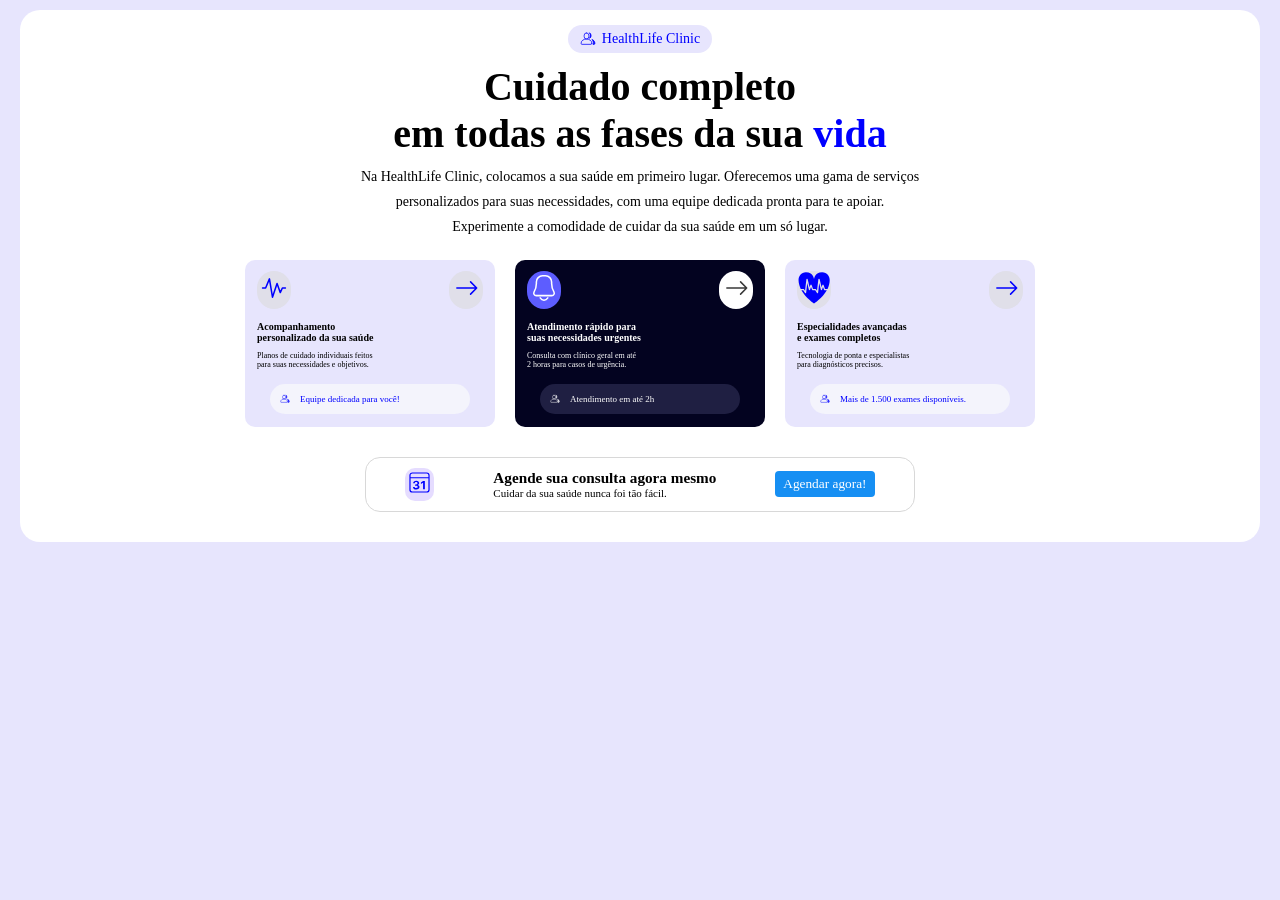
<file: Projeto01-Nivel-1/index.html>
<!DOCTYPE html>
<html lang="en">
<head>
    <meta charset="UTF-8">
    <meta name="viewport" content="width=device-width, initial-scale=1.0">
    <link rel="stylesheet" href="style.css">
    <title>Projeto 01 - Nivel 1</title>
</head>
<body>
 <div class="hero">
    <div class="title"> 
        <div class="icon-company">
            <svg xmlns="http://www.w3.org/2000/svg" width="32" height="32" viewBox="0 0 21 21"><!-- Icon from System UIcons by Corey Ginnivan - https://github.com/CoreyGinnivan/system-uicons/blob/master/LICENSE --><g fill="none" fill-rule="evenodd" stroke="currentColor" stroke-linecap="round" stroke-linejoin="round"><path d="M8.5 2.5a3 3 0 0 1 3 3v2a3 3 0 1 1-6 0v-2a3 3 0 0 1 3-3m7 14v-.728c0-3.187-3.686-5.272-7-5.272s-7 2.085-7 5.272v.728a1 1 0 0 0 1 1h12a1 1 0 0 0 1-1"/><path fill="currentColor" d="M12.52 2.678A3 3 0 0 1 14.5 5.5v1c0 1.297-.848 2.581-2 3q1.01-1.379 1.01-3.5c0-2.122-.331-2.523-.99-3.322M17.5 17.5h1a1 1 0 0 0 1-1v-.728c0-2.17-1.71-3.83-3.847-4.667c0 0 2.847 2.395 1.847 6.395"/></g></svg>
        </div>
        <div class="company">
            <p>HealthLife Clinic</p>
        </div>
    </div>
    <div class="call">
        <h1> Cuidado completo<br>
        em todas as fases da sua <span>vida</span></h1>
        <p> Na HealthLife Clinic, colocamos a sua saúde em primeiro lugar. Oferecemos uma gama de serviços<br>
        personalizados para suas necessidades, com uma equipe dedicada pronta para te apoiar.<br>
    Experimente a comodidade de cuidar da sua saúde em um só lugar.</p>
    </div>
    <div class="cards">
        <div class="card">
            <div class="icons">
                <div class="left"><svg xmlns="http://www.w3.org/2000/svg" width="32" height="32" viewBox="0 0 21 21"><!-- Icon from System UIcons by Corey Ginnivan - https://github.com/CoreyGinnivan/system-uicons/blob/master/LICENSE --><path fill="none" stroke="currentColor" stroke-linecap="round" stroke-linejoin="round" d="M3 10.5h2l2.5-6l2 12l3-9l2.095 6l1.405-3h2"/></svg></div>
                <div class="right"><svg xmlns="http://www.w3.org/2000/svg" width="32" height="32" viewBox="0 0 21 21"><!-- Icon from System UIcons by Corey Ginnivan - https://github.com/CoreyGinnivan/system-uicons/blob/master/LICENSE --><path fill="none" stroke="currentColor" stroke-linecap="round" stroke-linejoin="round" d="m13.5 6.497l4 4.002l-4 4.001m-9-4h13"/></svg></div>
            </div>
            <div class="chamada"><p>Acompanhamento<br>
            personalizado da sua saúde</p></div>
            <div class="descricao"><p>Planos de cuidado individuais feitos<br>
            para suas necessidades e objetivos.</p></div>
            <div class="button">
                <div class="icon-button"><svg xmlns="http://www.w3.org/2000/svg" width="32" height="32" viewBox="0 0 21 21"><!-- Icon from System UIcons by Corey Ginnivan - https://github.com/CoreyGinnivan/system-uicons/blob/master/LICENSE --><g fill="none" fill-rule="evenodd" stroke="currentColor" stroke-linecap="round" stroke-linejoin="round"><path d="M8.5 2.5a3 3 0 0 1 3 3v2a3 3 0 1 1-6 0v-2a3 3 0 0 1 3-3m7 14v-.728c0-3.187-3.686-5.272-7-5.272s-7 2.085-7 5.272v.728a1 1 0 0 0 1 1h12a1 1 0 0 0 1-1"/><path fill="currentColor" d="M12.52 2.678A3 3 0 0 1 14.5 5.5v1c0 1.297-.848 2.581-2 3q1.01-1.379 1.01-3.5c0-2.122-.331-2.523-.99-3.322M17.5 17.5h1a1 1 0 0 0 1-1v-.728c0-2.17-1.71-3.83-3.847-4.667c0 0 2.847 2.395 1.847 6.395"/></g></svg></div>
                <div class="text-button"><p>Equipe dedicada para você!</p></div>
            </div>
        </div>
        <div class="card2">
            <div class="icons2">
                <div class="left2"><svg xmlns="http://www.w3.org/2000/svg" width="32" height="32" viewBox="0 0 21 21"><!-- Icon from System UIcons by Corey Ginnivan - https://github.com/CoreyGinnivan/system-uicons/blob/master/LICENSE --><path fill="none" stroke="currentColor" stroke-linecap="round" stroke-linejoin="round" d="M15.585 15.5H5.415A1.65 1.65 0 0 1 4 13a10.5 10.5 0 0 0 1.5-5.415V6.5a4 4 0 0 1 4-4h2a4 4 0 0 1 4 4v1.085c0 1.907.518 3.78 1.5 5.415a1.65 1.65 0 0 1-1.415 2.5M13 17q-1 1.5-2.5 1.5C9 18.5 8.667 18 8 17"/></svg></div>
                <div class="right2"><svg xmlns="http://www.w3.org/2000/svg" width="32" height="32" viewBox="0 0 21 21"><!-- Icon from System UIcons by Corey Ginnivan - https://github.com/CoreyGinnivan/system-uicons/blob/master/LICENSE --><path fill="none" stroke="currentColor" stroke-linecap="round" stroke-linejoin="round" d="m13.5 6.497l4 4.002l-4 4.001m-9-4h13"/></svg></div>
            </div>
            <div class="chamada2"><p>Atendimento rápido para<br>
            suas necessidades urgentes</p></div>
            <div class="descricao2"><p>Consulta com clínico geral em até<br>
            2 horas para casos de urgência.</p></div>
            <div class="button2">
                <div class="icon-button2"><svg xmlns="http://www.w3.org/2000/svg" width="32" height="32" viewBox="0 0 21 21"><!-- Icon from System UIcons by Corey Ginnivan - https://github.com/CoreyGinnivan/system-uicons/blob/master/LICENSE --><g fill="none" fill-rule="evenodd" stroke="currentColor" stroke-linecap="round" stroke-linejoin="round"><path d="M8.5 2.5a3 3 0 0 1 3 3v2a3 3 0 1 1-6 0v-2a3 3 0 0 1 3-3m7 14v-.728c0-3.187-3.686-5.272-7-5.272s-7 2.085-7 5.272v.728a1 1 0 0 0 1 1h12a1 1 0 0 0 1-1"/><path fill="currentColor" d="M12.52 2.678A3 3 0 0 1 14.5 5.5v1c0 1.297-.848 2.581-2 3q1.01-1.379 1.01-3.5c0-2.122-.331-2.523-.99-3.322M17.5 17.5h1a1 1 0 0 0 1-1v-.728c0-2.17-1.71-3.83-3.847-4.667c0 0 2.847 2.395 1.847 6.395"/></g></svg></div>
                <div class="text-button2"><p>Atendimento em até 2h</p></div>
            </div>
        </div>
        <div class="card">
            <div class="icons">
                <div class="left"><svg xmlns="http://www.w3.org/2000/svg" width="32" height="32" viewBox="0 0 64 64"><!-- Icon from Medical Icons by Samuel Frémondière - https://github.com/samcome/webfont-medical-icons/blob/master/LICENSE --><path fill="currentColor" d="M5.482 33.956h5.547c.421 0 .811.21 1.043.556c0 0 1.057 1.596 2.112 3.179c.585-5.186 2.622-23.314 2.622-23.314c.07-.598.561-1.07 1.171-1.105a1.245 1.245 0 0 1 1.287.956s2.656 11.137 3.913 16.399l1.663-4.708a1.248 1.248 0 0 1 2.35-.014s2.467 6.701 2.961 8.051h4.814c.421 0 .811.21 1.042.556c0 0 1.058 1.596 2.111 3.18c.587-5.186 2.624-23.314 2.624-23.314a1.25 1.25 0 0 1 2.458-.149l3.911 16.399l1.666-4.708a1.247 1.247 0 0 1 2.348-.014s2.47 6.701 2.963 8.051h4.92l.262-.5c2.39-4.112 4.135-11.726 4.135-17.271c0-7.075-5.149-15.621-15.183-15.621c-14.338 0-16.181 13.431-16.181 13.431S30.263.63 15.934.63C6.254.63 1.061 8.866 1.061 16.186c0 6.322 2.768 14.126 4.186 17.331z"/><path fill="currentColor" d="M53.216 36.456c-.526 0-.993-.329-1.172-.818l-2.068-5.617l-1.915 5.432c-.185.523-.69.862-1.243.829a1.24 1.24 0 0 1-1.149-.958l-3.238-13.567l-2.208 19.623a1.25 1.25 0 0 1-.951 1.072a1.25 1.25 0 0 1-1.334-.521s-3.03-4.561-3.642-5.476H29.28a1.25 1.25 0 0 1-1.171-.818l-2.068-5.616l-1.92 5.432a1.24 1.24 0 0 1-1.243.829a1.25 1.25 0 0 1-1.153-.958l-3.232-13.558l-2.207 19.614a1.25 1.25 0 0 1-.95 1.072a1.25 1.25 0 0 1-1.335-.521s-3.03-4.561-3.642-5.476H6.84c8.964 15.927 25.201 26.417 25.201 26.417S48.572 52.38 57.679 36.455h-4.462z"/></svg></div>
                <div class="right"><svg xmlns="http://www.w3.org/2000/svg" width="32" height="32" viewBox="0 0 21 21"><!-- Icon from System UIcons by Corey Ginnivan - https://github.com/CoreyGinnivan/system-uicons/blob/master/LICENSE --><path fill="none" stroke="currentColor" stroke-linecap="round" stroke-linejoin="round" d="m13.5 6.497l4 4.002l-4 4.001m-9-4h13"/></svg></div>
            </div>
            <div class="chamada"><p>Especialidades avançadas<br>
            e exames completos</p></div>
            <div class="descricao"><p>Tecnologia de ponta e especialistas<br>
            para diagnósticos precisos.</p></div>
            <div class="button">
                <div class="icon-button"><svg xmlns="http://www.w3.org/2000/svg" width="32" height="32" viewBox="0 0 21 21"><!-- Icon from System UIcons by Corey Ginnivan - https://github.com/CoreyGinnivan/system-uicons/blob/master/LICENSE --><g fill="none" fill-rule="evenodd" stroke="currentColor" stroke-linecap="round" stroke-linejoin="round"><path d="M8.5 2.5a3 3 0 0 1 3 3v2a3 3 0 1 1-6 0v-2a3 3 0 0 1 3-3m7 14v-.728c0-3.187-3.686-5.272-7-5.272s-7 2.085-7 5.272v.728a1 1 0 0 0 1 1h12a1 1 0 0 0 1-1"/><path fill="currentColor" d="M12.52 2.678A3 3 0 0 1 14.5 5.5v1c0 1.297-.848 2.581-2 3q1.01-1.379 1.01-3.5c0-2.122-.331-2.523-.99-3.322M17.5 17.5h1a1 1 0 0 0 1-1v-.728c0-2.17-1.71-3.83-3.847-4.667c0 0 2.847 2.395 1.847 6.395"/></g></svg></div>
                <div class="text-button"><p>Mais de 1.500 exames disponíveis.</p></div>
            </div>
        </div>
    </div>
    <div class="user-consult">
        <div class="consult-icon"><svg xmlns="http://www.w3.org/2000/svg" width="32" height="32" viewBox="0 0 21 21"><!-- Icon from System UIcons by Corey Ginnivan - https://github.com/CoreyGinnivan/system-uicons/blob/master/LICENSE --><g fill="none" fill-rule="evenodd"><path stroke="currentColor" stroke-linecap="round" stroke-linejoin="round" d="M4.5 2.5h12a2 2 0 0 1 2 2v11.99a2 2 0 0 1-2 2h-12a2 2 0 0 1-2-2V4.5a2 2 0 0 1 2-2m-1.841 4H18.5"/><path fill="currentColor" d="M6.816 13.155v-1.079h.88c.668 0 1.122-.395 1.122-.972c0-.527-.415-.927-1.103-.927c-.713 0-1.152.366-1.201.996H5.15C5.201 9.874 6.201 9 7.788 9c1.563 0 2.432.864 2.427 1.895c-.005.854-.542 1.416-1.299 1.601v.093c.981.141 1.577.766 1.577 1.709c0 1.235-1.162 2.11-2.754 2.11S5.063 15.537 5 14.204h1.411c.044.596.552.977 1.309.977c.747 0 1.27-.406 1.27-1.016c0-.625-.489-1.01-1.28-1.01zm6.7 3.072v-5.611h-.087L11.7 11.808v-1.372l1.821-1.255h1.47v7.046z"/></g></svg></div>
        <div class="consult-title"><h3>Agende sua consulta agora mesmo</h3>
                <p>Cuidar da sua saúde nunca foi tão fácil.</p>
        </div>
        <button>Agendar agora!</button>
    </div>
 </div>
</body>
</html>
</file>
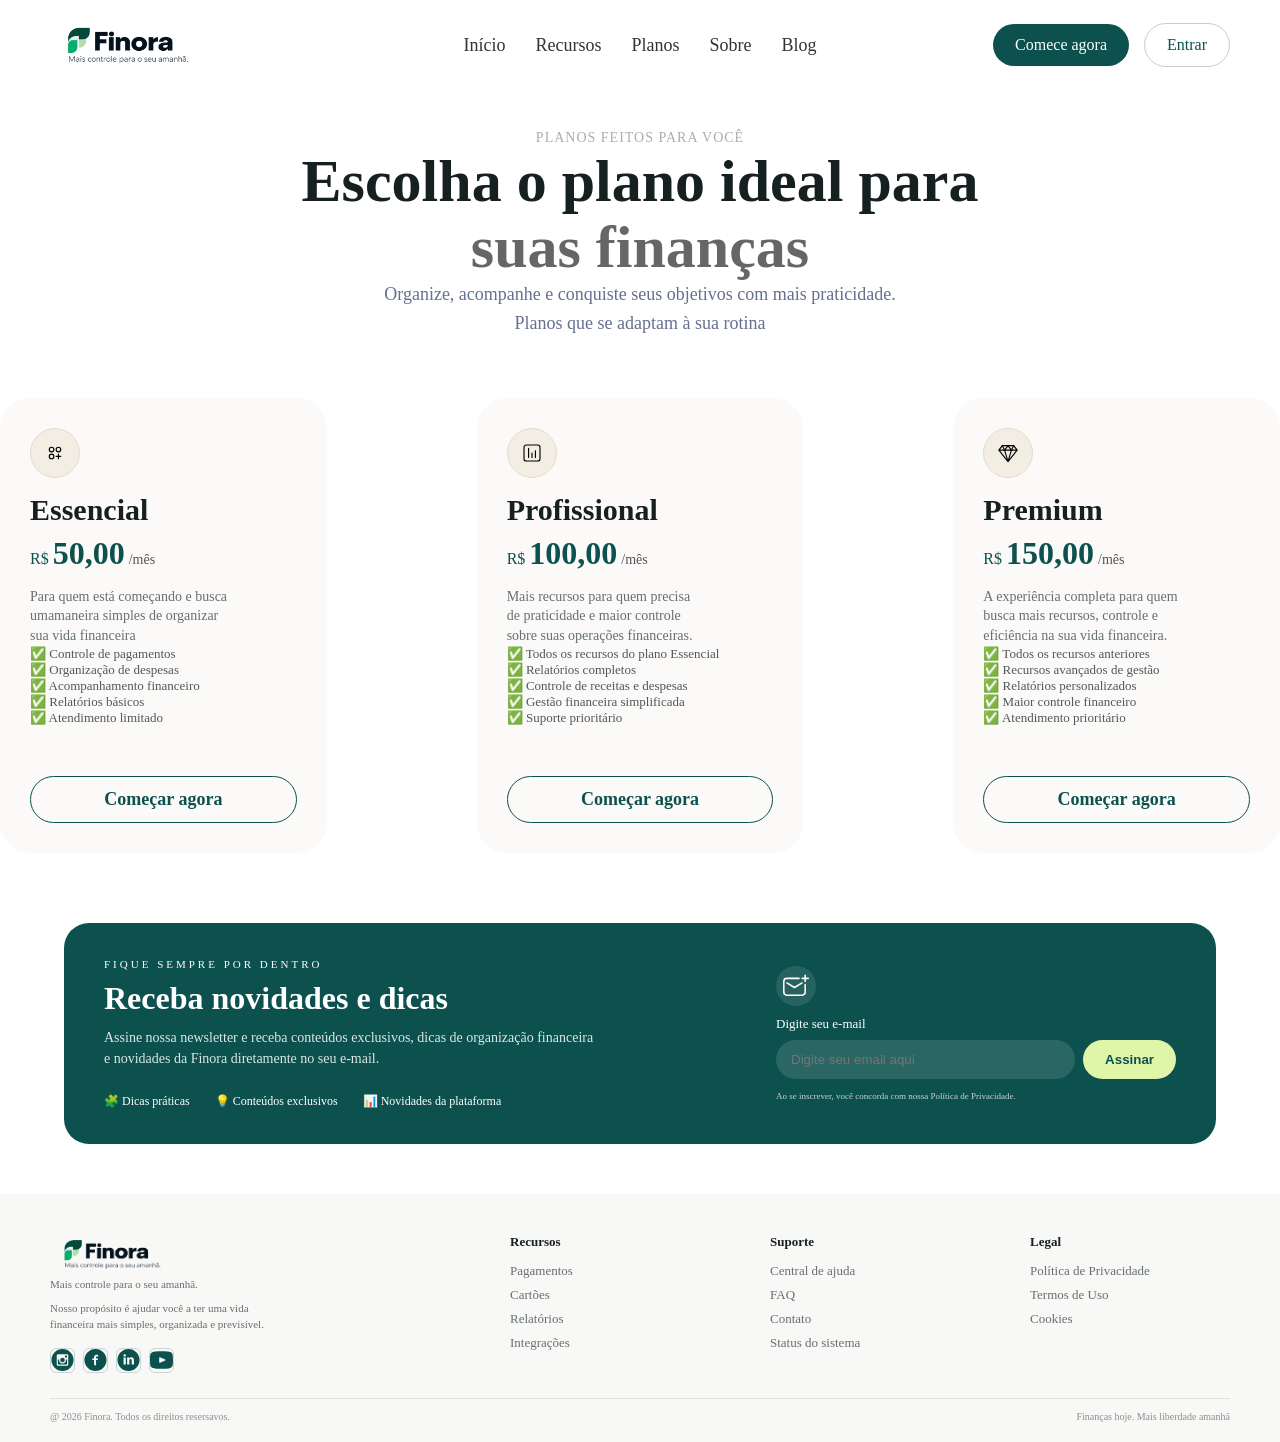
<file: Projeto02-Nivel-2/index.html>
<!DOCTYPE html>
<html lang="en">
<head>
    <meta charset="UTF-8">
    <meta name="viewport" content="width=device-width, initial-scale=1.0">
    <title>Finora - Planos</title>
    <link rel="stylesheet" href="style.css">
</head>
<body>
    <header>
        <div class="logo-header">
            <img src="Finoralogo.png" alt="Finora Logo">
        </div>
        <nav>
            <a>Início</a>
            <a>Recursos</a>
            <a>Planos</a>
            <a>Sobre</a>
            <a>Blog</a>
        </nav>
        <div class="button-header">
            <div class="button-1"> <p> Comece agora</p></div>
            <div class="button-2"> <p> Entrar</p></div>
        </div>
    </header>
    <div class="introduction">
        <p class="light">PLANOS FEITOS PARA VOCÊ</p>
        <h1> Escolha o plano ideal para<br><span>suas finanças</span></h1>
        <p>Organize, acompanhe e conquiste seus objetivos com mais praticidade. <br>Planos que se adaptam à sua rotina</p>
    </div>
    <div class="cards">
        <div class="card">
        <div class="card-icon">
            <svg xmlns="http://www.w3.org/2000/svg" width="32" height="32" viewBox="0 0 21 21"><!-- Icon from System UIcons by Corey Ginnivan - https://github.com/CoreyGinnivan/system-uicons/blob/master/LICENSE --><g fill="none" fill-rule="evenodd" stroke="currentColor" stroke-linecap="round" stroke-linejoin="round"><circle cx="13.5" cy="7.5" r="2"/><circle cx="7.5" cy="7.5" r="2"/><circle cx="7.5" cy="13.5" r="2"/><path d="M13.5 11.5v4m2-2h-4"/></g></svg>
        </div>
        <div class="card-title">
            <h2>Essencial</h2>
        </div>
        <div class="card-princing">
            <span>R$</span>
            <strong>50,00</strong>
            <small>/mês</small>
        </div>
        <div class="card-description">
            <p> Para quem está começando e busca<br> umamaneira simples de organizar <br> sua vida financeira</p>
        </div>
        <ul class="card-toppings">
            <li> ✅ Controle de pagamentos</li>
            <li> ✅ Organização de despesas</li>
            <li> ✅ Acompanhamento financeiro</li>
            <li> ✅ Relatórios básicos</li>
            <li> ✅ Atendimento limitado</li>
        </ul>
        <div class="card-button">
            <p>Começar agora</p>
        </div>
        
        </div>
        <div class="card">
        <div class="card-icon">
            <svg xmlns="http://www.w3.org/2000/svg" width="32" height="32" viewBox="0 0 21 21"><!-- Icon from System UIcons by Corey Ginnivan - https://github.com/CoreyGinnivan/system-uicons/blob/master/LICENSE --><path fill="none" stroke="currentColor" stroke-linecap="round" stroke-linejoin="round" d="M5.5 3.5h10a2 2 0 0 1 2 2v10a2 2 0 0 1-2 2h-10a2 2 0 0 1-2-2v-10a2 2 0 0 1 2-2m2 10.935V6.5m3 7.985V10.5m3 4v-6"/></svg>
        </div>
        <div class="card-title">
            <h2>Profissional</h2>
        </div>
        <div class="card-princing">
            <span>R$</span>
            <strong>100,00</strong>
            <small>/mês</small>
        </div>
        <div class="card-description">
            <p> Mais recursos para quem precisa<br> de praticidade e maior controle<br>sobre suas operações financeiras.</p>
        </div>
        <ul class="card-toppings">
            <li> ✅ Todos os recursos do plano Essencial</li>
            <li> ✅ Relatórios completos</li>
            <li> ✅ Controle de receitas e despesas</li>
            <li> ✅ Gestão financeira simplificada</li>
            <li> ✅ Suporte prioritário</li>
        </ul>
        <div class="card-button">
            <p>Começar agora</p>
        </div>
        
        </div>
        <div class="card">
        <div class="card-icon">
           <svg xmlns="http://www.w3.org/2000/svg" width="32" height="32" viewBox="0 0 21 21"><!-- Icon from System UIcons by Corey Ginnivan - https://github.com/CoreyGinnivan/system-uicons/blob/master/LICENSE --><g fill="none" fill-rule="evenodd" stroke="currentColor" stroke-linecap="round" stroke-linejoin="round"><path d="m15.5 4l3 4l-8 10l-8-10l3.009-4zm-13 4h16m-11 0l3 10m3-10l-3 10"/><path d="M5.509 4L7.5 8l3-4l3 4l2-4"/></g></svg>
        </div>
        <div class="card-title">
            <h2>Premium</h2>
        </div>
        <div class="card-princing">
            <span>R$</span>
            <strong>150,00</strong>
            <small>/mês</small>
        </div>
        <div class="card-description">
            <p> A experiência completa para quem<br>busca mais recursos, controle e<br>eficiência na sua vida financeira.</p>
        </div>
        <ul class="card-toppings">
            <li> ✅ Todos os recursos anteriores</li>
            <li> ✅ Recursos avançados de gestão</li>
            <li> ✅ Relatórios personalizados</li>
            <li> ✅ Maior controle financeiro</li>
            <li> ✅ Atendimento prioritário</li>
        </ul>
        <div class="card-button">
            <p>Começar agora</p>
        </div>
        
        </div>
    </div>
    <section class="newsletter">
        <div class="newsletter-content">
            <div class="newsletter-text">
                <p class="newsletter-label">FIQUE SEMPRE POR DENTRO</p>
                <H2> Receba novidades e dicas</H2>
                <p>Assine nossa newsletter e receba conteúdos exclusivos, dicas de organização financeira<br>
                e novidades da Finora diretamente no seu e-mail.</p>
            
            <div class="newsletter-features">
                <span> 🧩 Dicas práticas</span>
                <span> 💡 Conteúdos exclusivos</span>
                <span> 📊 Novidades da plataforma</span>

            </div>
            </div>
        
        <div class="newsletter-form">
            <div class="newsletter-icon">
                <svg xmlns="http://www.w3.org/2000/svg" width="32" height="32" viewBox="0 0 21 21"><!-- Icon from System UIcons by Corey Ginnivan - https://github.com/CoreyGinnivan/system-uicons/blob/master/LICENSE --><g fill="none" fill-rule="evenodd" stroke="currentColor" stroke-linecap="round" stroke-linejoin="round"><path d="M12.5 5.5h-8a2 2 0 0 0-2 2v7a2 2 0 0 0 2 2h10a2 2 0 0 0 2-2v-5"/><path d="m4.5 8.5l5 3l5-3m2-5v4m-2-2h4"/></g></svg>
            </div>
            <p>Digite seu e-mail</p>
            <div class="form-email">
                <input type="email" placeholder="Digite seu email aqui">
                <button>Assinar</button>
            </div>
            <small> Ao se inscrever, você concorda com nossa Política de Privacidade.</small>
        </div>
        </div>
    </section>
    <footer class="footer">
        <div class="footer-content">
            <div class="footer-brand">
                <div class="footer-logo">
                    <img src="Finoralogo.png" alt="Finora Logo">
                </div>
                <p class="footer-tagline">Mais controle para o seu amanhã.</p>
                <p class="footer-description"> Nosso propósito é ajudar você a ter uma vida financeira mais simples, organizada e previsível.</p>

                <div class="footer-social"> 
                    <a href="#"><svg xmlns="http://www.w3.org/2000/svg" width="32" height="32" viewBox="0 0 20 20"><!-- Icon from Entypo+ Social by Daniel Bruce - https://creativecommons.org/licenses/by-sa/4.0/ --><path fill="currentColor" d="M13 10a3 3 0 1 1-6 0q.001-.257.049-.5H6v3.997c0 .278.225.503.503.503h6.995a.503.503 0 0 0 .502-.503V9.5h-1.049q.048.243.049.5m-3 2a2 2 0 1 0-.001-4.001A2 2 0 0 0 10 12m2.4-4.1h1.199a.3.3 0 0 0 .301-.3V6.401a.3.3 0 0 0-.301-.301H12.4a.3.3 0 0 0-.301.301V7.6c.001.165.136.3.301.3M10 .4A9.6 9.6 0 0 0 .4 10a9.6 9.6 0 0 0 9.6 9.6a9.6 9.6 0 0 0 9.6-9.6A9.6 9.6 0 0 0 10 .4m5 13.489C15 14.5 14.5 15 13.889 15H6.111C5.5 15 5 14.5 5 13.889V6.111C5 5.5 5.5 5 6.111 5h7.778C14.5 5 15 5.5 15 6.111z"/></svg></a>
                    <a href="#"><svg xmlns="http://www.w3.org/2000/svg" width="32" height="32" viewBox="0 0 20 20"><!-- Icon from Entypo+ Social by Daniel Bruce - https://creativecommons.org/licenses/by-sa/4.0/ --><path fill="currentColor" d="M10 .4C4.698.4.4 4.698.4 10s4.298 9.6 9.6 9.6s9.6-4.298 9.6-9.6S15.302.4 10 .4m2.274 6.634h-1.443c-.171 0-.361.225-.361.524V8.6h1.805l-.273 1.486H10.47v4.461H8.767v-4.461H7.222V8.6h1.545v-.874c0-1.254.87-2.273 2.064-2.273h1.443z"/></svg></a>
                    <a href="#"><svg xmlns="http://www.w3.org/2000/svg" width="32" height="32" viewBox="0 0 20 20"><!-- Icon from Entypo+ Social by Daniel Bruce - https://creativecommons.org/licenses/by-sa/4.0/ --><path fill="currentColor" d="M10 .4C4.698.4.4 4.698.4 10s4.298 9.6 9.6 9.6s9.6-4.298 9.6-9.6S15.302.4 10 .4M7.65 13.979H5.706V7.723H7.65zm-.984-7.024c-.614 0-1.011-.435-1.011-.973c0-.549.409-.971 1.036-.971s1.011.422 1.023.971c0 .538-.396.973-1.048.973m8.084 7.024h-1.944v-3.467c0-.807-.282-1.355-.985-1.355c-.537 0-.856.371-.997.728c-.052.127-.065.307-.065.486v3.607H8.814v-4.26c0-.781-.025-1.434-.051-1.996h1.689l.089.869h.039c.256-.408.883-1.01 1.932-1.01c1.279 0 2.238.857 2.238 2.699z"/></svg></a>
                    <a href="#"><svg xmlns="http://www.w3.org/2000/svg" width="32" height="32" viewBox="0 0 20 20"><!-- Icon from Entypo+ Social by Daniel Bruce - https://creativecommons.org/licenses/by-sa/4.0/ --><path fill="currentColor" d="M10 2.3C.172 2.3 0 3.174 0 10s.172 7.7 10 7.7s10-.874 10-7.7s-.172-7.7-10-7.7m3.205 8.034l-4.49 2.096c-.393.182-.715-.022-.715-.456V8.026c0-.433.322-.638.715-.456l4.49 2.096c.393.184.393.484 0 .668"/></svg></a>
                </div>
            </div>
            <div class="footer-column">
                <h3>Recursos</h3>
                <a href="#">Pagamentos</a>
                <a href="#">Cartões</a>
                <a href="#">Relatórios</a>
                <a href="#">Integrações</a>
            </div>
            <div class="footer-column">  
                <h3>Suporte</h3>
                <a href="#">Central de ajuda</a>
                <a href="#">FAQ</a>
                <a href="#">Contato</a>
                <a href="#">Status do sistema</a>
            </div>
            <div class="footer-column">
                <h3>Legal</h3>
                <a href="#">Política de Privacidade</a>
                <a href="#">Termos de Uso</a>
                <a href="#">Cookies</a>
            </div>
        </div>
        <div class="footer-bottom">
            <p> @ 2026 Finora. Todos os direitos resersavos.</p>
            <p> Finanças hoje. Mais liberdade amanhã</p>
        </div>

    </footer>
</body>
</html>
</file>
<file: Projeto01-Nivel-1/style.css>
* {
    padding: 0;
    margin: 0;
    box-sizing: border-box;
    font-family: Verdana;
}

body {
    background-color: rgb(231, 229, 253);
}

.hero {
    background-color: white;
    margin: 10px 20px;
    border-radius: 20px;
    padding: 15px;
}

.title {
    display: flex;
    align-items: center;
    gap: 6px;
    color: blue;
    padding: 6px 12px;
    background-color: rgb(231, 229, 253);
    width:fit-content;
    margin: 0 auto;
    border-radius: 20px;
}

.title .company p {
    font-size: 14px;
}

.title .icon-company {
    display: flex;
    align-items: center;
}

.title .icon-company svg {
    width:16px;
    height: 16px;
}

.call {
    text-align: center;
    font-size: 20px;
    margin-top: 10px;
}

.call p {
    text-align: center;
    font-size: 14px;
    margin-top: 7px;
    line-height: 1.8;
}

h1 span {
    color: blue;
}

.cards {
    margin-top: 20px;
    display: flex;
    justify-content: center;
    gap: 20px;
}

.card {
    background-color: rgb(231, 229, 253);
    width: 250px;
    border-radius: 10px;
    padding-bottom: 13px;
    margin-bottom: 30px;
}

.cards .card .icons {
    display: flex;
    justify-content: space-between;
    color: blue;
    padding: 6px 12px;
    margin: 0 auto;
}

.cards .card .icons .left {
    padding: 1px;
    margin-top: 5px;
    background-color: rgb(224, 223, 233);
    border-radius: 20px;
}

.cards .card .icons .right {
    padding: 1px;
    margin-top: 5px;
    background-color: rgb(224, 223, 233);
    border-radius: 20px;
}

.cards .card .chamada {
    font-weight: bold;
    font-size: 10px;
    padding: 6px 12px;
}

.cards .card .descricao {
    font-size: 8px;
    padding: 2px 12px 0px 12px;;
    margin-top: none;
    margin-bottom: 15px;
}

.cards .card .button {
    display: flex;
    align-items:center;
    gap: 10px;
    color: blue;
    padding: 6px 10px;
    background-color: rgb(244, 244, 252);
    width: 200px;
    border-radius: 20px;
    margin: 0 auto;
}

.cards .card .button .icon-button svg {
    width: 10px;
    height: 10px;
}

.cards .card .button .text-button {
    font-size: 9px;
}

.card2 {
    background-color: rgb(3, 3, 32);
    width: 250px;
    border-radius: 10px;
    padding-bottom: 13px;
    margin-bottom: 30px;
}

.cards .card2 .icons2 {
    display: flex;
    justify-content: space-between;
    color: blue;
    padding: 6px 12px;
    margin: 0 auto;
    border-radius: 20px;
}

.cards .card2 .icons2 .left2 {
    background-color: rgb(93, 93, 255);
    color: white;
    border-radius: 20px;
    padding: 1px;
    margin-top: 5px;
}

.cards .card2 .icons2 .right2 {
    background-color: white;
    color: rgb(56, 56, 56);
    border-radius: 20px;
    padding: 1px;
    margin-top: 5px;
}

.cards .card2 .chamada2 {
    font-weight: bold;
    font-size: 10px;
    padding: 6px 12px;
    color: white;
}

.cards .card2 .descricao2 {
    font-size: 8px;
    padding: 2px 12px 0px 12px;;
    margin-top: none;
    margin-bottom: 15px;
    color: white;
}

.cards .card2 .button2 {
    display: flex;
    align-items:center;
    gap: 10px;
    color: white;
    padding: 6px 10px;
    background-color: rgb(31, 31, 66);
    width: 200px;
    border-radius: 20px;
    margin: 0 auto;
}

.cards .card2 .button2 .icon-button2 svg {
    width: 10px;
    height: 10px;
}

.cards .card2 .button2 .text-button2 {
    font-size: 9px;
}

.user-consult {
    border: 1px solid rgb(216, 216, 216);
    border-radius: 15px;
    display: flex;
    justify-content: space-around;
    padding: 10px;
    align-items: center;
    width: 550px;
    margin: 0 auto;
    margin-bottom: 15px;
}

.user-consult .consult-icon {
    color: blue;
    background-color: rgb(229, 220, 255);
    border-radius: 10px;
    padding: 2px;
}

.user-consult .consult-icon svg {
    width: 25px;
    height: 25px;
}

.user-consult .consult-title {
    font-size: 13px;
}

.user-consult .consult-title p {
    font-size: 11px;
}

button {
    cursor: pointer;
    border: none;
    background-color: rgb(22, 143, 243);
    color: white;
    padding: 5px 8px;
    border-radius: 4px;
}

button:hover {
    background-color: rgb(15, 71, 117);
}
</file>
<file: Projeto02-Nivel-2/style.css>
* {
    margin: 0;
    padding: 0;
    box-sizing: border-box;
}
body {
    margin: 0 auto;
}
header {
    width: 100%;
    display: flex;
    align-items: center;
    justify-content: space-between;
    padding: 20px 50px;
    position: relative;
}
.logo-header {
    display: flex;
    align-items: center;
}
.logo-header img {
    width: 150px;
}
nav {
    display: flex;
    gap: 30px;
    position: absolute;
    left: 50%;
    transform: translateX(-50%);
    cursor: pointer;
}
nav a {
    text-decoration: none;
    color: #333;
    font-size: 18px;
}
nav a:hover {
    border-bottom: 3px solid yellow;
    
}
.button-header {
    display:flex;
    align-items: center;
    gap: 15px;
}
.button-1, .button-2 {
    padding: 12px 22px;
    border-radius: 30px;
    cursor: pointer;
}
.button-1 {
    background-color: #0d514e;
    color: white;
}
.button-1:hover {
    background-color: #020f0f;
    color: white;
}
.button-2 {
    border: 1px solid #cccccc;
    color: #0d514e;
    padding: 12px 22px;
    border-radius: 25px;
    cursor: pointer;
}
.button-2:hover {
    border: 1px solid #0d514e;
    color: #0d514e;
    padding: 12px 22px;
    border-radius: 25px;
    background-color: #757575;
    color: white;
}
.introduction {
    text-align: center;
    margin-top: 40px;
}
.introduction .light {
    color: rgb(173, 173, 173);
    font-size: 14px;
    letter-spacing: 1px;
    font-weight: 200;
    margin-bottom: 2px;
}
.introduction h1 {
    font-size: 60px;
    line-height: 1.1;
    font-weight: 700;
    color: #172020;
}
.introduction h1 span {
    color: rgb(102, 102, 102);
}
.introduction > p:last-child {
    font-size: 18px;
    line-height: 1.6;
    color: #66708f;
}
.cards {
    display: flex;
    justify-content:center;
    gap: 150px;
    margin-top: 60px;
}
.card {
    width: 330px;
    min-height: 430px;
    padding: 30px;
    background-color: rgb(252, 249, 249);
    border-radius: 30px;
    box-shadow: 0 5px 20 px rgba(0, 0, 0, 0.88);
    
    display: flex;
    flex-direction: column;
}
.card-icon {
    width: 50px;
    height: 50px;

    display: flex;
    align-items: center;
    justify-content: center;

    background-color: #f3eee3;
    border: 1px solid #e5dccb;
    border-radius: 50%;

    margin-bottom: 15px;
}
.card-icon svg {
    width: 24px;
    height: 24px;
}
.card-title {
    margin-bottom: 8px;
}
.card-title h2 {
    font-size: 30px;
    color: #172020;
    font-weight: 700;
}
.card-princing {
    display: flex;
    align-items: baseline;
    gap: 4px;
    margin-bottom: 15px;
    color: #0d514e;
}
.card-princing span {
    font-size: 16px;
    color: #0d514e;
}
.card-princing strong {
    font-size: 32px;
    font-weight: 700;
    color:#0d514e
}
.card-princing small {
    font-size: 14px;
    color: #555;
}
.card-description {
    margin-bottom: 20;
}
.card-description p {
    font-size: 14px;
    line-height: 1.4;
    color: #66706f;
}
.card-toppings {
    list-style: none;
    margin: 0 0 30px 0;
}
.card-toppings li {
    font-size: 13px;
    color: #4f5958;
}
.card-button {
    margin-top: 20px;
    cursor: pointer;
}
.card-button p {
    display: block;
    width: 100%;
    padding: 12px;
    text-align: center;
    border: 1px solid #0d514e;
    border-radius: 30px;
    color: #0d514e;
    font-size: 18px;
    font-weight: 600;
    transition: 0.3s;
}
.card-button p:hover {
    background-color: #0d514e;
    color: white;
}
.newsletter {
    width: 90%;
    max-width: 1200px;
    margin: 70px auto 0;
    padding: 35px 40px;

    background-color: #0d514e;
    border-radius: 25px;
    color: white;
}
.newsletter-content {
    display: flex;
    justify-content: space-between;
    align-items: center;
    gap: 50px;
}
.newsletter-text {
    max-width: 600px;
}
.newsletter-label {
    font-size: 11px;
    letter-spacing: 3px;
    margin-bottom: 10px;
}
.newsletter-text h2 {
    font-size: 32px;
    margin-bottom: 10px;
}
.newsletter-text > p:not(.newsletter-label) {
    font-size: 14px;
    line-height: 1.5;
    color: #d9e8e6;
}
.newsletter-features {
    display: flex;
    gap: 25px;
    margin-top: 25px;
}
.newsletter-features span {
    color: white;
    font-size: 12px;
}
.newsletter-form {
    width: 400px;
}
.newsletter-icon {
    width: 40px;
    height: 40px;

    display: flex;
    align-items: center;
    justify-content: center;

    border-radius: 50%;
    background-color: rgba(255, 255, 255, 0.1);

    margin-bottom: 10px;

}
.newsletter-form p {
    font-size: 13px;
    margin-bottom: 8px;
}
.form-email {
    display: flex;
    gap: 8px;
}
.form-email input {
    flex: 1;
    padding: 12px 15px;

    border: none;
    border-radius: 25px;

    outline: none;

    background-color: rgba(255, 255, 255, 0.12);
    color: white;
}
.form-email button {
    padding: 12px 22px;

    border: none;
    border-radius: 25px;

    background-color: #dff5a8;
    color: #0d514e;

    font-weight: 600;
    cursor: pointer;

}
.form-email button:hover {
    background-color: white;

}
.newsletter-form small {
    display: block;
    margin-top: 12px;

    font-size: 9px;
    color: #c5d4d2;
}
.footer {
    width: 100%;
    margin-top: 50px;
    padding: 40px 50px 20px;

    background-color: #f8f8f6;
    color: #172020;
}
.footer-content {
    max-width: 1200px;
    margin: 0 auto;

    display: grid;
    grid-template-columns: 2fr 1fr 1fr 1fr;
    gap: 60px;
}
.footer-logo img {
    width: 120px;
    display: block;

}
.footer-tagline {
    margin-top: 4px;

    font-size: 11px;
    color: #66706f;
}
.footer-description {
    max-width: 230px;
    margin-top: 10px;

    font-size: 11px;
    line-height: 1.5;

    color: #66706f;
}
.footer-social {
    display: flex;
    gap: 8px;
    margin-top: 15px;
}
.footer-social a {
    width: 25px;
    height: 25px;

    display: flex;
    align-items: center;
    justify-content: center;

    border: 1px solid #cbd5d3;
    border-radius: 6px;

    text-decoration: none;
    font-size: 11px;
    color: #0d514e;

    transition: 0.3s;
}
.footer-social a:hover {
    background-color: #0d514e;
    color: white;
}
.footer-column {
    display: flex;
    flex-direction: column;
    gap: 8px;
}
.footer-column h3 {
    margin-bottom: 5px;
    font-size: 13px;
    font-weight: 700;
    color: #172020;
}
.footer-column a {
    text-decoration: none;
    font-size: 13px;
    color: #66706f;
    transition: 0.3s;
}
.footer-column a:hover {
    color: #0d514e;
}
.footer-bottom {
    max-width: 1200px;
    margin: 25px auto 0;
    padding-top: 12px;
    border-top: 1px solid #dfe4e2;

    display: flex;
    justify-content: space-between;
    align-items: center;
}
.footer-bottom p {
    font-size: 10px;
    color: #87918f;
}
</file>
